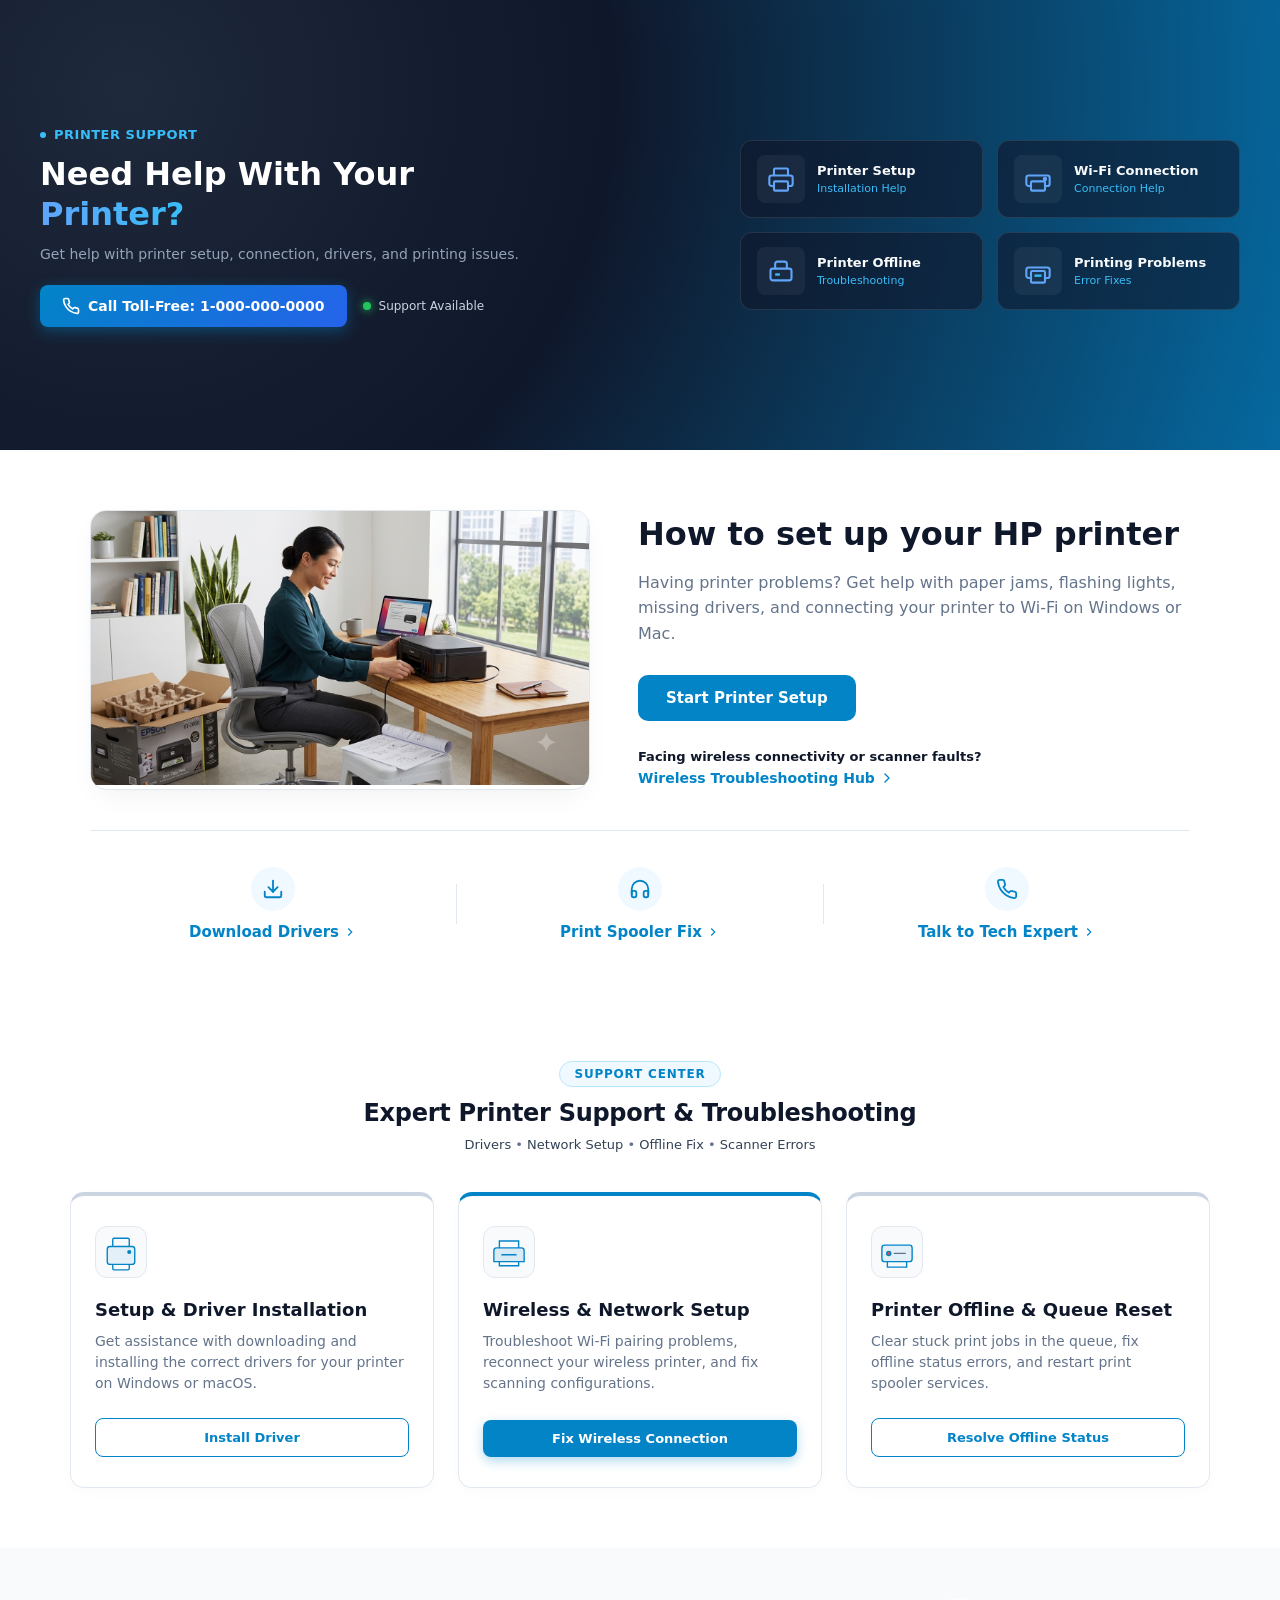
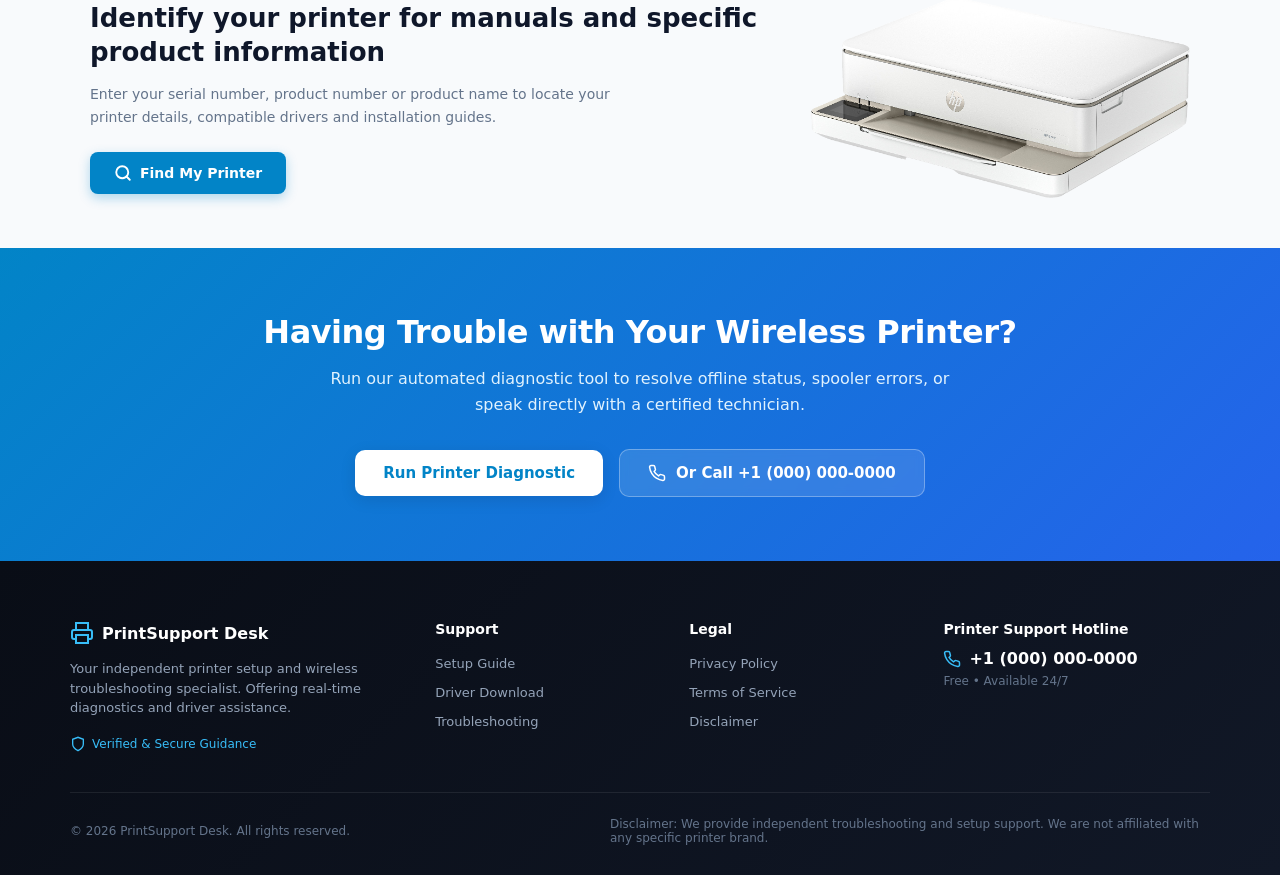
<file: printers/index.html>
<!doctype html>
<html lang="en">
<head>
  <meta charset="utf-8">
  <meta name="viewport" content="width=device-width, initial-scale=1">
  <meta name="theme-color" content="#0757a4">
  <meta name="description" content="Get help with HP printer setup, wireless connections, drivers, and print quality. Find guidance for popular HP Envy, OfficeJet, DeskJet, and LaserJet printers.">
  <meta name="robots" content="index, follow">
  <meta property="og:type" content="website">
  <meta property="og:title" content="HP Printer Support and Setup Help">
  <meta property="og:description" content="Find printer setup, Wi-Fi, driver, and print-quality help for popular HP printer families.">
  <title>HP Printer Support and Setup Help</title>
  <link rel="stylesheet" href="../styles/printers.css">
   <link rel="stylesheet" href="../styles/common.css">
  <link rel="preconnect" href="https://fonts.googleapis.com">
  <link rel="preconnect" href="https://fonts.gstatic.com" crossorigin>
  <link href="https://fonts.googleapis.com/css2?family=DM+Sans:wght@400;500;600;700&family=Manrope:wght@400;500;600;700;800&display=swap" rel="stylesheet">
</head>
<body>
  <main>


<section class="hero-section">

  <div class="hero-wrapper">
    <!-- Left Section: Copy & Action -->
    <div class="hero-left">
      <div class="tagline">
        <span class="tag-dot"></span>
        Printer Support
      </div>

      <h1 class="main-heading">
        Need Help With Your <br>
        <span class="gradient-text">Printer?</span>
      </h1>

      <p class="sub-text">
        Get help with printer setup, connection, drivers, and printing issues.
      </p>

      <div class="cta-group">
        <a href="tel:+100000000" class="call-btn">
          <svg viewBox="0 0 24 24" width="18" height="18" fill="none" stroke="currentColor" stroke-width="2.2" stroke-linecap="round" stroke-linejoin="round">
            <path d="M22 16.92v3a2 2 0 0 1-2.18 2 19.79 19.79 0 0 1-8.63-3.07 19.5 19.5 0 0 1-6-6 19.79 19.79 0 0 1-3.07-8.67A2 2 0 0 1 4.11 2h3a2 2 0 0 1 2 1.72 12.84 12.84 0 0 0 .7 2.81 2 2 0 0 1-.45 2.11L8.09 9.91a16 16 0 0 0 6 6l1.27-1.27a2 2 0 0 1 2.11-.45 12.84 12.84 0 0 0 2.81.7A2 2 0 0 1 22 16.92z"></path>
          </svg>
          Call Toll-Free: 1-000-000-0000
        </a>
        <div class="live-indicator">
          <span class="pulse"></span>
          Support Available
        </div>
      </div>
    </div>

    <!-- Right Section: 2x2 Grid -->
    <div class="hero-right">
      <div class="grid-container">

        <div class="device-card">
          <div class="card-icon">
            <svg viewBox="0 0 24 24" width="28" height="28" fill="none" stroke="#60a5fa" stroke-width="1.8">
              <path d="M6 18H4a2 2 0 0 1-2-2v-5a2 2 0 0 1 2-2h16a2 2 0 0 1 2 2v5a2 2 0 0 1-2 2h-2"></path>
              <path d="M6 9V4a1 1 0 0 1 1-1h10a1 1 0 0 1 1 1v5"></path>
              <rect x="6" y="14" width="12" height="8" rx="1"></rect>
            </svg>
          </div>
          <div class="card-info">
            <span class="device-name">Printer Setup</span>
            <span class="device-status">Installation Help</span>
          </div>
        </div>

        <div class="device-card">
          <div class="card-icon">
            <svg viewBox="0 0 24 24" width="28" height="28" fill="none" stroke="#60a5fa" stroke-width="1.8">
              <path d="M6 18H4a2 2 0 0 1-2-2v-5a2 2 0 0 1 2-2h16a2 2 0 0 1 2 2v5a2 2 0 0 1-2 2h-2"></path>
              <rect x="6" y="14" width="12" height="8" rx="1"></rect>
              <circle cx="18" cy="12" r="1" fill="#60a5fa"></circle>
            </svg>
          </div>
          <div class="card-info">
            <span class="device-name">Wi-Fi Connection</span>
            <span class="device-status">Connection Help</span>
          </div>
        </div>

        <div class="device-card">
          <div class="card-icon">
            <svg viewBox="0 0 24 24" width="28" height="28" fill="none" stroke="#60a5fa" stroke-width="1.8">
              <rect x="3" y="10" width="18" height="10" rx="2"></rect>
              <path d="M7 10V6a2 2 0 0 1 2-2h6a2 2 0 0 1 2 2v4"></path>
              <line x1="7" y1="15" x2="11" y2="15" stroke="#38bdf8" stroke-width="2"></line>
            </svg>
          </div>
          <div class="card-info">
            <span class="device-name">Printer Offline</span>
            <span class="device-status">Troubleshooting</span>
          </div>
        </div>

        <div class="device-card">
          <div class="card-icon">
            <svg viewBox="0 0 24 24" width="28" height="28" fill="none" stroke="#60a5fa" stroke-width="1.8">
              <path d="M6 18H4a2 2 0 0 1-2-2v-5a2 2 0 0 1 2-2h16a2 2 0 0 1 2 2v5a2 2 0 0 1-2 2h-2"></path>
              <rect x="6" y="12" width="12" height="10" rx="1"></rect>
              <line x1="9" y1="16" x2="15" y2="16" stroke="#38bdf8" stroke-width="2"></line>
            </svg>
          </div>
          <div class="card-info">
            <span class="device-name">Printing Problems</span>
            <span class="device-status">Error Fixes</span>
          </div>
        </div>

      </div>
    </div>
  </div>
</section>









<section class="setup-guide-section">

  <div class="setup-container">
    <!-- Top Block: Image + Setup Content -->
    <div class="setup-card">
      <!-- Left Image Column -->
      <div class="setup-image-column">
        <div class="image-wrapper">
          <img
            src="../images/hp-printer-setup-image.png"
            alt="HP printer setup assistance"
            width="500"
            height="320"
            style="width: 100%; height: 100%; object-fit: cover;"
          >
        </div>
      </div>

      <!-- Right Content Column -->
      <div class="setup-content-column">
        <h2 class="setup-heading">How to set up your HP printer</h2>
        <p class="setup-description">
          Having printer problems? Get help with paper jams, flashing lights, missing drivers, and connecting your printer to Wi-Fi on Windows or Mac.
        </p>

        <a href="/printers/hp/" class="primary-setup-btn">
          Start Printer Setup
        </a>

        <div class="secondary-option">
          <span class="option-label">Facing wireless connectivity or scanner faults?</span>
          <a href="/printers/hp/" class="option-link">
            Wireless Troubleshooting Hub
            <svg viewBox="0 0 24 24" width="16" height="16" fill="none" stroke="currentColor" stroke-width="2" stroke-linecap="round" stroke-linejoin="round">
              <polyline points="9 18 15 12 9 6"></polyline>
            </svg>
          </a>
        </div>
      </div>
    </div>

    <!-- Bottom Block: 3-Column Support Bar -->
    <div class="support-bar">
      <a href="/printers/hp/" class="support-item">
        <div class="icon-box">
          <svg viewBox="0 0 24 24" width="22" height="22" fill="none" stroke="currentColor" stroke-width="2" stroke-linecap="round" stroke-linejoin="round">
            <path d="M21 15v4a2 2 0 0 1-2 2H5a2 2 0 0 1-2-2v-4"></path>
            <polyline points="7 10 12 15 17 10"></polyline>
            <line x1="12" y1="15" x2="12" y2="3"></line>
          </svg>
        </div>
        <span class="item-title">
          Download Drivers
          <svg class="chevron" viewBox="0 0 24 24" width="14" height="14" fill="none" stroke="currentColor" stroke-width="2">
            <polyline points="9 18 15 12 9 6"></polyline>
          </svg>
        </span>
      </a>

      <div class="divider"></div>

      <a href="/printers/hp/" class="support-item">
        <div class="icon-box">
          <svg viewBox="0 0 24 24" width="22" height="22" fill="none" stroke="currentColor" stroke-width="2" stroke-linecap="round" stroke-linejoin="round">
            <path d="M3 18v-6a9 9 0 0 1 18 0v6"></path>
            <path d="M21 19a2 2 0 0 1-2 2h-1a2 2 0 0 1-2-2v-3a2 2 0 0 1 2-2h3zM3 19a2 2 0 0 0 2 2h1a2 2 0 0 0 2-2v-3a2 2 0 0 0-2-2H3z"></path>
          </svg>
        </div>
        <span class="item-title">
          Print Spooler Fix
          <svg class="chevron" viewBox="0 0 24 24" width="14" height="14" fill="none" stroke="currentColor" stroke-width="2">
            <polyline points="9 18 15 12 9 6"></polyline>
          </svg>
        </span>
      </a>

      <div class="divider"></div>

      <a href="tel:+10000000000" class="support-item">
        <div class="icon-box">
          <svg viewBox="0 0 24 24" width="22" height="22" fill="none" stroke="currentColor" stroke-width="2" stroke-linecap="round" stroke-linejoin="round">
            <path d="M22 16.92v3a2 2 0 0 1-2.18 2 19.79 19.79 0 0 1-8.63-3.07 19.5 19.5 0 0 1-6-6 19.79 19.79 0 0 1-3.07-8.67A2 2 0 0 1 4.11 2h3a2 2 0 0 1 2 1.72 12.84 12.84 0 0 0 .7 2.81 2 2 0 0 1-.45 2.11L8.09 9.91a16 16 0 0 0 6 6l1.27-1.27a2 2 0 0 1 2.11-.45 12.84 12.84 0 0 0 2.81.7A2 2 0 0 1 22 16.92z"></path>
          </svg>
        </div>
        <span class="item-title">
          Talk to Tech Expert
          <svg class="chevron" viewBox="0 0 24 24" width="14" height="14" fill="none" stroke="currentColor" stroke-width="2">
            <polyline points="9 18 15 12 9 6"></polyline>
          </svg>
        </span>
      </a>
    </div>
  </div>
</section>








<section class="printer-solutions-section">

  <div class="solutions-container">
    <!-- Section Top Header with Simple Heading -->
    <div class="header-block">
      <span class="category-badge">Support Center</span>
      <h2 class="main-title">Expert Printer Support & Troubleshooting</h2>
      <p class="breadcrumbs">
        <span>Drivers</span> &bull; 
        <span>Network Setup</span> &bull; 
        <span>Offline Fix</span> &bull; 
        <span>Scanner Errors</span>
      </p>
    </div>

    <!-- 3 Card Grid -->
    <div class="solution-cards-grid">
      
      <!-- Solution Card 1 -->
      <article class="solution-card">
        <div class="icon-wrapper">
          <svg viewBox="0 0 64 64" width="44" height="44" fill="none" stroke="currentColor" stroke-width="2">
            <rect x="12" y="24" width="40" height="26" rx="4" fill="rgba(2, 132, 199, 0.08)"/>
            <path d="M20 24V14a2 2 0 0 1 2-2h20a2 2 0 0 1 2 2v10"/>
            <path d="M20 50v6a2 2 0 0 0 2 2h20a2 2 0 0 0 2-2v-6"/>
            <circle cx="44" cy="32" r="2" fill="#0284c7"/>
          </svg>
        </div>
        <div class="card-content">
          <h3 class="card-title">Setup & Driver Installation</h3>
          <p class="card-text">
            Get assistance with downloading and installing the correct drivers for your printer on Windows or macOS.
          </p>
        </div>
        <a href="/printers/hp/" class="action-btn">Install Driver</a>
      </article>

      <!-- Solution Card 2 (Featured with different top border accent) -->
      <article class="solution-card featured">
        <div class="icon-wrapper">
          <svg viewBox="0 0 64 64" width="44" height="44" fill="none" stroke="currentColor" stroke-width="2">
            <path d="M14 26h36a4 4 0 0 1 4 4v16H10V30a4 4 0 0 1 4-4z" fill="rgba(2, 132, 199, 0.12)"/>
            <path d="M18 26V16h28v10"/>
            <path d="M18 46v6h28v-6"/>
            <path d="M22 36h20" stroke="#0284c7" stroke-width="2.5" stroke-linecap="round"/>
          </svg>
        </div>
        <div class="card-content">
          <h3 class="card-title">Wireless & Network Setup</h3>
          <p class="card-text">
            Troubleshoot Wi-Fi pairing problems, reconnect your wireless printer, and fix scanning configurations.
          </p>
        </div>
        <a href="/printers/hp/" class="action-btn highlight">Fix Wireless Connection</a>
      </article>

      <!-- Solution Card 3 -->
      <article class="solution-card">
        <div class="icon-wrapper">
          <svg viewBox="0 0 64 64" width="44" height="44" fill="none" stroke="currentColor" stroke-width="2">
            <rect x="10" y="22" width="44" height="24" rx="4" fill="rgba(2, 132, 199, 0.08)"/>
            <path d="M18 46v8h28v-8"/>
            <circle cx="20" cy="34" r="3" fill="#ef4444"/>
            <line x1="28" y1="34" x2="44" y2="34" stroke="#64748b" stroke-linecap="round"/>
          </svg>
        </div>
        <div class="card-content">
          <h3 class="card-title">Printer Offline & Queue Reset</h3>
          <p class="card-text">
            Clear stuck print jobs in the queue, fix offline status errors, and restart print spooler services.
          </p>
        </div>
        <a href="/printers/hp/" class="action-btn">Resolve Offline Status</a>
      </article>

    </div>
  </div>
</section>














<section class="printer-id-section">

  <div class="printer-id-container">
    <!-- Left Text Block -->
    <div class="printer-id-content">
      <h2 class="printer-id-title">Identify your printer for manuals and specific product information</h2>
      <p class="printer-id-description">
        Enter your serial number, product number or product name to locate your printer details, compatible drivers and installation guides.
      </p>
      
      <a href="/printers/hp/" class="printer-id-btn">
        <svg viewBox="0 0 24 24" width="18" height="18" fill="none" stroke="currentColor" stroke-width="2.5" stroke-linecap="round" stroke-linejoin="round">
          <circle cx="11" cy="11" r="8"></circle>
          <line x1="21" y1="21" x2="16.65" y2="16.65"></line>
        </svg>
        Find My Printer
      </a>
    </div>

    <!-- Right Image Block (Replace 'path/to/your-printer-image.png' with your actual image file path) -->
    <div class="printer-id-image-wrapper">
      <img src="../images/hp_envy_printer_buttom.png" alt="Printer Product Image" class="printer-id-img" />
    </div>
  </div>
</section>




<section class="support-banner-section">
  <div class="support-banner-container">
    <h2 class="banner-title">Having Trouble with Your Wireless Printer?</h2>
    <p class="banner-description">
      Run our automated diagnostic tool to resolve offline status, spooler errors, or speak directly with a certified technician.
    </p>

    <div class="banner-cta-group">
      <a href="/printers/hp/" class="banner-btn primary">
        Run Printer Diagnostic
      </a>
      <a href="tel:+10000000000" class="banner-btn secondary">
        <svg viewBox="0 0 24 24" width="18" height="18" fill="none" stroke="currentColor" stroke-width="2" stroke-linecap="round" stroke-linejoin="round">
          <path d="M22 16.92v3a2 2 0 0 1-2.18 2 19.79 19.79 0 0 1-8.63-3.07 19.5 19.5 0 0 1-6-6 19.79 19.79 0 0 1-3.07-8.67A2 2 0 0 1 4.11 2h3a2 2 0 0 1 2 1.72 12.84 12.84 0 0 0 .7 2.81 2 2 0 0 1-.45 2.11L8.09 9.91a16 16 0 0 0 6 6l1.27-1.27a2 2 0 0 1 2.11-.45 12.84 12.84 0 0 0 2.81.7A2 2 0 0 1 22 16.92z"></path>
        </svg>
        Or Call +1 (000) 000-0000
      </a>
    </div>
  </div>
</section>

















<footer class="footer-section">
  <div class="footer-container">
    <div class="footer-top">
      <!-- Left Info Column -->
      <div class="footer-brand-col">
        <div class="footer-logo">
          <svg viewBox="0 0 24 24" width="24" height="24" fill="none" stroke="currentColor" stroke-width="2">
            <polyline points="6 9 6 2 18 2 18 9"></polyline>
            <path d="M6 18H4a2 2 0 0 1-2-2v-5a2 2 0 0 1 2-2h16a2 2 0 0 1 2 2v5a2 2 0 0 1-2 2h-2"></path>
            <rect x="6" y="14" width="12" height="8"></rect>
          </svg>
          <span>PrintSupport Desk</span>
        </div>
        <p class="footer-desc">
          Your independent printer setup and wireless troubleshooting specialist. Offering real-time diagnostics and driver assistance.
        </p>
        <div class="secure-badge">
          <svg viewBox="0 0 24 24" width="16" height="16" fill="none" stroke="currentColor" stroke-width="2"><path d="M12 22s8-4 8-10V5l-8-3-8 3v7c0 6 8 10 8 10z"></path></svg>
          <span>Verified & Secure Guidance</span>
        </div>
      </div>

      <!-- Quick Links -->
      <div class="footer-nav-col">
        <h4>Support</h4>
        <ul>
          <li><a href="/printers/hp/">Setup Guide</a></li>
          <li><a href="/printers/hp/">Driver Download</a></li>
          <li><a href="/printers/hp/">Troubleshooting</a></li>
        </ul>
      </div>

      <!-- Legal Links -->
      <div class="footer-nav-col">
        <h4>Legal</h4>
        <ul>
          <li><a href="#privacy">Privacy Policy</a></li>
          <li><a href="#terms">Terms of Service</a></li>
          <li><a href="#disclaimer">Disclaimer</a></li>
        </ul>
      </div>

      <!-- Hotline Column -->
      <div class="footer-hotline-col">
        <h4>Printer Support Hotline</h4>
        <a href="tel:+10000000000" class="hotline-number">
          <svg viewBox="0 0 24 24" width="18" height="18" fill="none" stroke="currentColor" stroke-width="2"><path d="M22 16.92v3a2 2 0 0 1-2.18 2 19.79 19.79 0 0 1-8.63-3.07 19.5 19.5 0 0 1-6-6 19.79 19.79 0 0 1-3.07-8.67A2 2 0 0 1 4.11 2h3a2 2 0 0 1 2 1.72 12.84 12.84 0 0 0 .7 2.81 2 2 0 0 1-.45 2.11L8.09 9.91a16 16 0 0 0 6 6l1.27-1.27a2 2 0 0 1 2.11-.45 12.84 12.84 0 0 0 2.81.7A2 2 0 0 1 22 16.92z"></path></svg>
          +1 (000) 000-0000
        </a>
        <span class="hotline-sub">Free • Available 24/7</span>
      </div>
    </div>

    <div class="footer-divider"></div>

    <!-- Bottom Copyright & Disclaimer -->
    <div class="footer-bottom">
      <p>&copy; 2026 PrintSupport Desk. All rights reserved.</p>
      <p class="disclaimer-text">
        Disclaimer: We provide independent troubleshooting and setup support. We are not affiliated with any specific printer brand.
      </p>
    </div>
  </div>
</footer>







  </main>
</body>
</html>
</file>
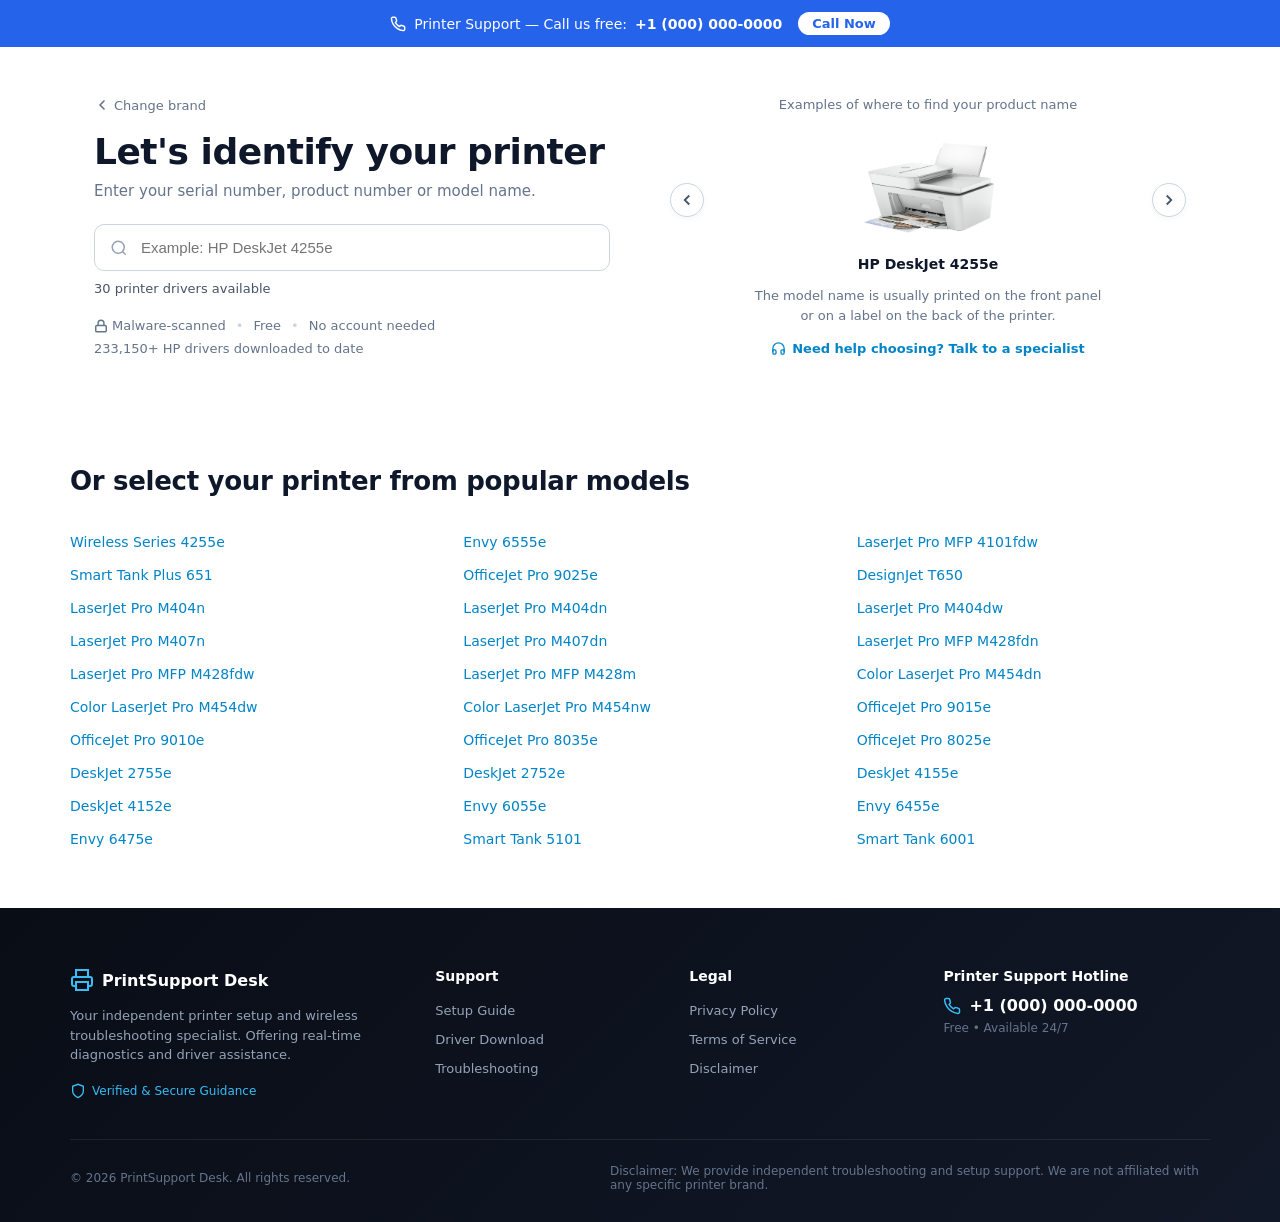
<file: printers/hp/index.html>
<!DOCTYPE html>
<html lang="en">
<head>
     <meta charset="utf-8">
  <meta name="viewport" content="width=device-width, initial-scale=1">
  <meta name="theme-color" content="#0757a4">
  <meta name="description" content="Get help with HP printer setup, wireless connections, drivers, and print quality. Find guidance for popular HP Envy, OfficeJet, DeskJet, and LaserJet printers.">
  <meta name="robots" content="index, follow">
  <meta property="og:type" content="website">
  <meta property="og:title" content="HP Printer Support and Setup Help">
  <meta property="og:description" content="Find printer setup, Wi-Fi, driver, and print-quality help for popular HP printer families.">
  <title>HP Printer Support and Setup Help</title>
<link rel="stylesheet" href="../../styles/common.css">
<link rel="stylesheet" href="../../styles/hp.css">
  <link rel="preconnect" href="https://fonts.googleapis.com">
  <link rel="preconnect" href="https://fonts.gstatic.com" crossorigin>
  <link href="https://fonts.googleapis.com/css2?family=DM+Sans:wght@400;500;600;700&family=Manrope:wght@400;500;600;700;800&display=swap" rel="stylesheet">
</head>
<body>
    





<section class="printer-lookup-section">

  <!-- Top Blue Helpline Bar -->
  <div class="top-helpline-bar">
    <div class="helpline-content">
      <span class="helpline-text">
        <svg viewBox="0 0 24 24" width="16" height="16" fill="none" stroke="currentColor" stroke-width="2.2" stroke-linecap="round" stroke-linejoin="round"><path d="M22 16.92v3a2 2 0 0 1-2.18 2 19.79 19.79 0 0 1-8.63-3.07 19.5 19.5 0 0 1-6-6 19.79 19.79 0 0 1-3.07-8.67A2 2 0 0 1 4.11 2h3a2 2 0 0 1 2 1.72 12.84 12.84 0 0 0 .7 2.81 2 2 0 0 1-.45 2.11L8.09 9.91a16 16 0 0 0 6 6l1.27-1.27a2 2 0 0 1 2.11-.45 12.84 12.84 0 0 0 2.81.7A2 2 0 0 1 22 16.92z"></path></svg>
        Printer Support &mdash; Call us free: <strong>+1 (000) 000-0000</strong>
      </span>
      <a href="tel:+18559478895" class="call-now-pill">Call Now</a>
    </div>
  </div>

  <!-- Main Body Content -->
  <div class="lookup-body-container">
    <div class="lookup-grid">
      
      <!-- Left Column: Search & Details -->
      <div class="lookup-left">
        <a href="../index.html" class="back-link">
          <svg viewBox="0 0 24 24" width="16" height="16" fill="none" stroke="currentColor" stroke-width="2.5" stroke-linecap="round" stroke-linejoin="round"><polyline points="15 18 9 12 15 6"></polyline></svg>
          Change brand
        </a>

        <h1 class="lookup-title">Let's identify your printer</h1>
        <p class="lookup-subtitle">Enter your serial number, product number or model name.</p>

        <div class="search-box-wrapper">
          <span class="search-icon">
            <svg viewBox="0 0 24 24" width="18" height="18" fill="none" stroke="currentColor" stroke-width="2"><circle cx="11" cy="11" r="8"></circle><line x1="21" y1="21" x2="16.65" y2="16.65"></line></svg>
          </span>
          <input
            type="text"
            id="printer-model-search"
            class="search-input"
            placeholder="Example: HP DeskJet 4255e"
            aria-label="Search printer model"
            role="combobox"
            aria-autocomplete="list"
            aria-controls="printer-model-suggestions"
            aria-expanded="false"
            autocomplete="off"
          />
          <button type="button" class="search-clear" aria-label="Clear printer search" hidden>&times;</button>
          <ul class="model-suggestions" id="printer-model-suggestions" role="listbox" aria-label="Printer model suggestions" hidden></ul>
        </div>

        <span class="drivers-count">30 printer drivers available</span>

        <div class="features-row">
          <span><svg viewBox="0 0 24 24" width="14" height="14" fill="none" stroke="currentColor" stroke-width="2.5"><rect x="3" y="11" width="18" height="11" rx="2" ry="2"></rect><path d="M7 11V7a5 5 0 0 1 10 0v4"></path></svg> Malware-scanned</span>
          <span class="dot">&bull;</span>
          <span>Free</span>
          <span class="dot">&bull;</span>
          <span>No account needed</span>
        </div>

        <p class="download-stats">233,150+ HP drivers downloaded to date</p>
      </div>

      <!-- Right Column: Carousel with Image Tags -->
      <div class="lookup-right">
        <span class="carousel-caption-top">Examples of where to find your product name</span>

        <div class="carousel-wrapper">
          <button class="carousel-btn prev-btn" aria-label="Previous slide">
            <svg viewBox="0 0 24 24" width="18" height="18" fill="none" stroke="currentColor" stroke-width="2.5"><polyline points="15 18 9 12 15 6"></polyline></svg>
          </button>

          <div class="carousel-slides-container">
            <!-- Slide 1 -->
            <div class="carousel-slide active">
              <div class="slide-image-box">
                <!-- Replace src with your first printer image path -->
                <img src="../../images/slide-1.jpg" alt="HP DeskJet 4255e" class="carousel-img" />
              </div>
              <span class="slide-model-name">HP DeskJet 4255e</span>
            </div>

            <!-- Slide 2 -->
            <div class="carousel-slide">
              <div class="slide-image-box">
                <!-- Replace src with your second printer image path -->
                <img src="../../images/slide-2.jpg" alt="HP OfficeJet Pro 9015e" class="carousel-img" />
              </div>
              <span class="slide-model-name">HP LaserJet Pro MFP 4101fdw</span>
            </div>

            <!-- Slide 3 -->
            <div class="carousel-slide">
              <div class="slide-image-box">
                <!-- Replace src with your third printer image path -->
                <img src="../../images/slide-3.jpg" alt="HP Envy 6055e" class="carousel-img" />
              </div>
              <span class="slide-model-name">HP Envy 6055e</span>
            </div>
          </div>

          <button class="carousel-btn next-btn" aria-label="Next slide">
            <svg viewBox="0 0 24 24" width="18" height="18" fill="none" stroke="currentColor" stroke-width="2.5"><polyline points="9 18 15 12 9 6"></polyline></svg>
          </button>
        </div>

        <p class="model-location-tip">The model name is usually printed on the front panel or on a label on the back of the printer.</p>

        <a href="#specialist" class="specialist-link">
          <svg viewBox="0 0 24 24" width="15" height="15" fill="none" stroke="currentColor" stroke-width="2"><path d="M3 18v-6a9 9 0 0 1 18 0v6"></path><path d="M21 19a2 2 0 0 1-2 2h-1a2 2 0 0 1-2-2v-3a2 2 0 0 1 2-2h3zM3 19a2 2 0 0 0 2 2h1a2 2 0 0 0 2-2v-3a2 2 0 0 0-2-2H3z"></path></svg>
          Need help choosing? Talk to a specialist
        </a>
      </div>

    </div>
  </div>

</section>









<section class="popular-models-section">
  <div class="popular-container">
    <h2 class="popular-title">Or select your printer from popular models</h2>

    <div class="models-grid">
      <!-- Column 1 -->
      <ul class="models-list">
        <li><a href="#model-1">Wireless Series 4255e</a></li>
        <li><a href="#model-2">Smart Tank Plus 651</a></li>
        <li><a href="#model-3">LaserJet Pro M404n</a></li>
        <li><a href="#model-4">LaserJet Pro M407n</a></li>
        <li><a href="#model-5">LaserJet Pro MFP M428fdw</a></li>
        <li><a href="#model-6">Color LaserJet Pro M454dw</a></li>
        <li><a href="#model-7">OfficeJet Pro 9010e</a></li>
        <li><a href="#model-8">DeskJet 2755e</a></li>
        <li><a href="#model-9">DeskJet 4152e</a></li>
        <li><a href="#model-10">Envy 6475e</a></li>
      </ul>

      <!-- Column 2 -->
      <ul class="models-list">
        <li><a href="#model-11">Envy 6555e</a></li>
        <li><a href="#model-12">OfficeJet Pro 9025e</a></li>
        <li><a href="#model-13">LaserJet Pro M404dn</a></li>
        <li><a href="#model-14">LaserJet Pro M407dn</a></li>
        <li><a href="#model-15">LaserJet Pro MFP M428m</a></li>
        <li><a href="#model-16">Color LaserJet Pro M454nw</a></li>
        <li><a href="#model-17">OfficeJet Pro 8035e</a></li>
        <li><a href="#model-18">DeskJet 2752e</a></li>
        <li><a href="#model-19">Envy 6055e</a></li>
        <li><a href="#model-20">Smart Tank 5101</a></li>
      </ul>

      <!-- Column 3 -->
      <ul class="models-list">
        <li><a href="#model-21">LaserJet Pro MFP 4101fdw</a></li>
        <li><a href="#model-22">DesignJet T650</a></li>
        <li><a href="#model-23">LaserJet Pro M404dw</a></li>
        <li><a href="#model-24">LaserJet Pro MFP M428fdn</a></li>
        <li><a href="#model-25">Color LaserJet Pro M454dn</a></li>
        <li><a href="#model-26">OfficeJet Pro 9015e</a></li>
        <li><a href="#model-27">OfficeJet Pro 8025e</a></li>
        <li><a href="#model-28">DeskJet 4155e</a></li>
        <li><a href="#model-29">Envy 6455e</a></li>
        <li><a href="#model-30">Smart Tank 6001</a></li>
      </ul>
    </div>
  </div>
</section>



























<footer class="footer-section">
  <div class="footer-container">
    <div class="footer-top">
      <!-- Left Info Column -->
      <div class="footer-brand-col">
        <div class="footer-logo">
          <svg viewBox="0 0 24 24" width="24" height="24" fill="none" stroke="currentColor" stroke-width="2">
            <polyline points="6 9 6 2 18 2 18 9"></polyline>
            <path d="M6 18H4a2 2 0 0 1-2-2v-5a2 2 0 0 1 2-2h16a2 2 0 0 1 2 2v5a2 2 0 0 1-2 2h-2"></path>
            <rect x="6" y="14" width="12" height="8"></rect>
          </svg>
          <span>PrintSupport Desk</span>
        </div>
        <p class="footer-desc">
          Your independent printer setup and wireless troubleshooting specialist. Offering real-time diagnostics and driver assistance.
        </p>
        <div class="secure-badge">
          <svg viewBox="0 0 24 24" width="16" height="16" fill="none" stroke="currentColor" stroke-width="2"><path d="M12 22s8-4 8-10V5l-8-3-8 3v7c0 6 8 10 8 10z"></path></svg>
          <span>Verified & Secure Guidance</span>
        </div>
      </div>

      <!-- Quick Links -->
      <div class="footer-nav-col">
        <h4>Support</h4>
        <ul>
          <li><a href="/printers/hp/">Setup Guide</a></li>
          <li><a href="/printers/hp/">Driver Download</a></li>
          <li><a href="/printers/hp/">Troubleshooting</a></li>
        </ul>
      </div>

      <!-- Legal Links -->
      <div class="footer-nav-col">
        <h4>Legal</h4>
        <ul>
          <li><a href="#privacy">Privacy Policy</a></li>
          <li><a href="#terms">Terms of Service</a></li>
          <li><a href="#disclaimer">Disclaimer</a></li>
        </ul>
      </div>

      <!-- Hotline Column -->
      <div class="footer-hotline-col">
        <h4>Printer Support Hotline</h4>
        <a href="tel:+10000000000" class="hotline-number">
          <svg viewBox="0 0 24 24" width="18" height="18" fill="none" stroke="currentColor" stroke-width="2"><path d="M22 16.92v3a2 2 0 0 1-2.18 2 19.79 19.79 0 0 1-8.63-3.07 19.5 19.5 0 0 1-6-6 19.79 19.79 0 0 1-3.07-8.67A2 2 0 0 1 4.11 2h3a2 2 0 0 1 2 1.72 12.84 12.84 0 0 0 .7 2.81 2 2 0 0 1-.45 2.11L8.09 9.91a16 16 0 0 0 6 6l1.27-1.27a2 2 0 0 1 2.11-.45 12.84 12.84 0 0 0 2.81.7A2 2 0 0 1 22 16.92z"></path></svg>
          +1 (000) 000-0000
        </a>
        <span class="hotline-sub">Free • Available 24/7</span>
      </div>
    </div>

    <div class="footer-divider"></div>

    <!-- Bottom Copyright & Disclaimer -->
    <div class="footer-bottom">
      <p>&copy; 2026 PrintSupport Desk. All rights reserved.</p>
      <p class="disclaimer-text">
        Disclaimer: We provide independent troubleshooting and setup support. We are not affiliated with any specific printer brand.
      </p>
    </div>
  </div>
</footer>










  <!-- Carousel Script -->
  <script>
    const modelSearch = document.querySelector('#printer-model-search');
    const popularModelLinks = document.querySelectorAll('.popular-models-section .models-list a');
    const suggestionsList = document.querySelector('#printer-model-suggestions');
    const clearSearchButton = document.querySelector('.search-clear');
    const printerModels = Array.from(popularModelLinks, (link) => link.textContent.trim()).filter(Boolean);
    let activeSuggestionIndex = -1;

    function closeSuggestions() {
      suggestionsList.hidden = true;
      modelSearch.setAttribute('aria-expanded', 'false');
      modelSearch.removeAttribute('aria-activedescendant');
      activeSuggestionIndex = -1;
    }

    function selectModel(modelName) {
      modelSearch.value = modelName;
      clearSearchButton.hidden = false;
      closeSuggestions();
      modelSearch.focus();
    }

    function setActiveSuggestion(index) {
      const options = suggestionsList.querySelectorAll('[role="option"]');
      if (!options.length) return;

      activeSuggestionIndex = (index + options.length) % options.length;
      options.forEach((option, optionIndex) => {
        const isActive = optionIndex === activeSuggestionIndex;
        option.setAttribute('aria-selected', String(isActive));
        option.classList.toggle('is-active', isActive);
      });

      modelSearch.setAttribute('aria-activedescendant', options[activeSuggestionIndex].id);
      options[activeSuggestionIndex].scrollIntoView({ block: 'nearest' });
    }

    function renderSuggestions() {
      const query = modelSearch.value.trim().toLocaleLowerCase();
      clearSearchButton.hidden = query.length === 0;
      suggestionsList.replaceChildren();
      activeSuggestionIndex = -1;

      if (!query) {
        closeSuggestions();
        return;
      }

      const matches = printerModels
        .filter((modelName) => modelName.toLocaleLowerCase().includes(query))
        .slice(0, 5);

      if (!matches.length) {
        closeSuggestions();
        return;
      }

      matches.forEach((modelName, index) => {
        const option = document.createElement('li');
        option.id = `printer-model-option-${index}`;
        option.className = 'model-suggestion';
        option.setAttribute('role', 'option');
        option.setAttribute('aria-selected', 'false');
        option.textContent = `HP ${modelName}`;
        option.addEventListener('mousedown', (event) => event.preventDefault());
        option.addEventListener('click', () => selectModel(`HP ${modelName}`));
        suggestionsList.append(option);
      });

      suggestionsList.hidden = false;
      modelSearch.setAttribute('aria-expanded', 'true');
    }

    modelSearch.addEventListener('input', renderSuggestions);
    modelSearch.addEventListener('keydown', (event) => {
      const options = suggestionsList.querySelectorAll('[role="option"]');

      if (event.key === 'ArrowDown' && options.length) {
        event.preventDefault();
        setActiveSuggestion(activeSuggestionIndex + 1);
      } else if (event.key === 'ArrowUp' && options.length) {
        event.preventDefault();
        setActiveSuggestion(activeSuggestionIndex - 1);
      } else if (event.key === 'Enter' && activeSuggestionIndex >= 0) {
        event.preventDefault();
        options[activeSuggestionIndex].click();
      } else if (event.key === 'Escape') {
        closeSuggestions();
      }
    });

    clearSearchButton.addEventListener('click', () => {
      modelSearch.value = '';
      clearSearchButton.hidden = true;
      closeSuggestions();
      modelSearch.focus();
    });

    document.addEventListener('click', (event) => {
      if (!event.target.closest('.search-box-wrapper')) {
        closeSuggestions();
      }
    });

    popularModelLinks.forEach((link) => {
      const modelName = link.textContent.trim();
      link.addEventListener('click', (event) => {
        event.preventDefault();
        selectModel(`HP ${modelName}`);
      });
    });

    const slides = document.querySelectorAll('.carousel-slide');
    const prevBtn = document.querySelector('.prev-btn');
    const nextBtn = document.querySelector('.next-btn');
    let currentIndex = 0;

    function showSlide(index) {
      slides.forEach((slide, i) => {
        slide.classList.toggle('active', i === index);
      });
    }

    nextBtn.addEventListener('click', () => {
      currentIndex = (currentIndex + 1) % slides.length;
      showSlide(currentIndex);
    });

    prevBtn.addEventListener('click', () => {
      currentIndex = (currentIndex - 1 + slides.length) % slides.length;
      showSlide(currentIndex);
    });
  </script>
</body>
</html>
</file>
<file: styles/printers.css>
:root {
  color-scheme: light;
  --blue: #078bd0;
  --blue-dark: #0757a4;
  --navy: #102f4b;
  --white: #fff;
  --serif: "Manrope", "DM Sans", sans-serif;
  --sans: "DM Sans", Arial, sans-serif;
}

* {
  box-sizing: border-box;
}

html,
body {
  min-width: 320px;
  min-height: 100%;
  margin: 0;
}

body {
  color: var(--navy);
  font-family: var(--sans);
  -webkit-font-smoothing: antialiased;
}








.hero-section {
  width: 100%;
  height: 50vh;
  min-height: 380px;
  background: radial-gradient(circle at 10% 20%, #1e293b 0%, #0f172a 40%, #0284c7 120%);
  font-family: system-ui, -apple-system, BlinkMacSystemFont, 'Segoe UI', Roboto, sans-serif;
  color: #ffffff;
  display: flex;
  align-items: center;
  justify-content: center;
  padding: 0 32px;
  box-sizing: border-box;
  overflow: hidden;
}

.hero-wrapper {
  max-width: 1200px;
  width: 100%;
  display: flex;
  align-items: center;
  justify-content: space-between;
  gap: 40px;
}

/* Left Section */
.hero-left {
  flex: 1;
  max-width: 540px;
}

.tagline {
  display: inline-flex;
  align-items: center;
  gap: 8px;
  font-size: 13px;
  font-weight: 600;
  color: #38bdf8;
  letter-spacing: 0.5px;
  text-transform: uppercase;
  margin-bottom: 12px;
}

.tag-dot {
  width: 6px;
  height: 6px;
  background-color: #38bdf8;
  border-radius: 50%;
}

.main-heading {
  font-size: 32px;
  line-height: 1.25;
  font-weight: 800;
  margin: 0 0 10px 0;
}

.gradient-text {
  background: linear-gradient(90deg, #60a5fa 0%, #38bdf8 100%);
  -webkit-background-clip: text;
  -webkit-text-fill-color: transparent;
}

.sub-text {
  font-size: 14px;
  line-height: 1.5;
  color: #94a3b8;
  margin: 0 0 20px 0;
}

.cta-group {
  display: flex;
  align-items: center;
  gap: 16px;
}

.call-btn {
  display: inline-flex;
  align-items: center;
  gap: 8px;
  background: linear-gradient(135deg, #0284c7 0%, #2563eb 100%);
  color: #ffffff;
  font-size: 14px;
  font-weight: 700;
  padding: 12px 22px;
  border-radius: 8px;
  text-decoration: none;
  box-shadow: 0 4px 14px rgba(2, 132, 199, 0.4);
  transition: transform 0.2s ease, box-shadow 0.2s ease;
}

.call-btn:hover {
  transform: translateY(-1px);
  box-shadow: 0 6px 20px rgba(2, 132, 199, 0.6);
}

.live-indicator {
  display: inline-flex;
  align-items: center;
  gap: 8px;
  font-size: 12px;
  color: #cbd5e1;
  font-weight: 500;
}

.pulse {
  width: 8px;
  height: 8px;
  background-color: #22c55e;
  border-radius: 50%;
  box-shadow: 0 0 8px #22c55e;
  animation: blink 1.5s infinite;
}

@keyframes blink {
  0%, 100% { opacity: 1; }
  50% { opacity: 0.3; }
}

/* Right Section Grid */
.hero-right {
  flex: 1;
  max-width: 500px;
}

.grid-container {
  display: grid;
  grid-template-columns: repeat(2, 1fr);
  gap: 14px;
}

.device-card {
  background: rgba(15, 23, 42, 0.6);
  border: 1px solid rgba(255, 255, 255, 0.1);
  border-radius: 12px;
  padding: 14px 16px;
  display: flex;
  align-items: center;
  gap: 12px;
  transition: all 0.25s ease;
}

.device-card:hover {
  background: rgba(30, 41, 59, 0.8);
  border-color: rgba(56, 189, 248, 0.4);
  transform: translateY(-2px);
}

.card-icon {
  background: rgba(255, 255, 255, 0.05);
  padding: 10px;
  border-radius: 8px;
  display: flex;
  align-items: center;
  justify-content: center;
}

.card-info {
  display: flex;
  flex-direction: column;
}

.device-name {
  font-size: 13px;
  font-weight: 700;
  color: #f8fafc;
  line-height: 1.3;
}

.device-status {
  font-size: 11px;
  color: #38bdf8;
  margin-top: 2px;
}

/* Responsive Scaling */
@media (max-width: 900px) {
  .hero-section {
    height: auto;
    min-height: auto;
    padding: 40px 20px;
  }
  .hero-wrapper {
    flex-direction: column;
    align-items: stretch;
  }
  .hero-left {
    max-width: 100%;
  }
  .hero-right {
    max-width: 100%;
  }
}

@media (max-width: 480px) {
  .grid-container {
    grid-template-columns: 1fr;
  }
  .cta-group {
    flex-direction: column;
    align-items: flex-start;
  }
}

















.setup-guide-section {
  width: 100%;
  background-color: #ffffff;
  font-family: system-ui, -apple-system, BlinkMacSystemFont, 'Segoe UI', Roboto, sans-serif;
  color: #1e293b;
  padding: 60px 24px;
  box-sizing: border-box;
}

.setup-container {
  max-width: 1100px;
  margin: 0 auto;
  display: flex;
  flex-direction: column;
  gap: 40px;
}

/* Card layout */
.setup-card {
  display: flex;
  align-items: center;
  gap: 48px;
  background-color: #ffffff;
  border-radius: 20px;
}

.setup-image-column {
  flex: 1;
  max-width: 500px;
}

.image-wrapper {
  width: 100%;
  border-radius: 16px;
  overflow: hidden;
  box-shadow: 0 10px 30px -10px rgba(0, 0, 0, 0.08);
  border: 1px solid #e2e8f0;
}

.setup-content-column {
  flex: 1.1;
  display: flex;
  flex-direction: column;
  align-items: flex-start;
}

.setup-heading {
  font-size: 32px;
  font-weight: 700;
  color: #0f172a;
  margin: 0 0 16px 0;
  line-height: 1.25;
}

.setup-description {
  font-size: 16px;
  line-height: 1.6;
  color: #64748b;
  margin: 0 0 28px 0;
}

.primary-setup-btn {
  display: inline-flex;
  align-items: center;
  justify-content: center;
  background-color: #0284c7;
  color: #ffffff;
  font-size: 15px;
  font-weight: 600;
  padding: 14px 28px;
  border-radius: 10px;
  text-decoration: none;
  transition: background-color 0.2s ease, transform 0.2s ease;
  margin-bottom: 28px;
}

.primary-setup-btn:hover {
  background-color: #0369a1;
  transform: translateY(-1px);
}

.secondary-option {
  display: flex;
  flex-direction: column;
  gap: 6px;
}

.option-label {
  font-size: 13px;
  font-weight: 600;
  color: #0f172a;
}

.option-link {
  display: inline-flex;
  align-items: center;
  gap: 4px;
  font-size: 14px;
  font-weight: 600;
  color: #0284c7;
  text-decoration: none;
  transition: color 0.2s ease;
}

.option-link:hover {
  color: #0369a1;
}

/* Bottom 3-Column Navigation */
.support-bar {
  display: flex;
  align-items: center;
  justify-content: space-between;
  border-top: 1px solid #e2e8f0;
  padding-top: 36px;
  width: 100%;
}

.support-item {
  flex: 1;
  display: flex;
  flex-direction: column;
  align-items: center;
  justify-content: center;
  gap: 12px;
  text-decoration: none;
  color: #0284c7;
  transition: transform 0.2s ease;
}

.support-item:hover {
  transform: translateY(-2px);
}

.support-item:hover .item-title {
  color: #0369a1;
}

.icon-box {
  width: 44px;
  height: 44px;
  background-color: #f0f9ff;
  border-radius: 50%;
  display: flex;
  align-items: center;
  justify-content: center;
  color: #0284c7;
}

.item-title {
  display: inline-flex;
  align-items: center;
  gap: 4px;
  font-size: 15px;
  font-weight: 600;
  color: #0284c7;
}

.divider {
  width: 1px;
  height: 40px;
  background-color: #e2e8f0;
}

/* Responsive adjustments */
@media (max-width: 850px) {
  .setup-card {
    flex-direction: column;
    align-items: stretch;
    gap: 32px;
  }
  .setup-image-column {
    max-width: 100%;
  }
  .support-bar {
    flex-direction: column;
    gap: 24px;
  }
  .divider {
    width: 100%;
    height: 1px;
  }
}
























.printer-solutions-section {
  width: 100%;
  background-color: #ffffff;
  font-family: system-ui, -apple-system, BlinkMacSystemFont, 'Segoe UI', Roboto, sans-serif;
  color: #0f172a;
  padding: 60px 24px;
  box-sizing: border-box;
}

.solutions-container {
  max-width: 1140px;
  margin: 0 auto;
}

/* Header Area */
.header-block {
  text-align: center;
  margin-bottom: 40px;
}

.category-badge {
  display: inline-block;
  background: #f0f9ff;
  color: #0284c7;
  border: 1px solid #bae6fd;
  font-size: 12px;
  font-weight: 600;
  text-transform: uppercase;
  letter-spacing: 0.8px;
  padding: 5px 14px;
  border-radius: 20px;
  margin-bottom: 12px;
}

.main-title {
  font-size: 24px;
  font-weight: 700;
  color: #0f172a;
  margin: 0 0 10px 0;
  letter-spacing: -0.3px;
}

.breadcrumbs {
  font-size: 13px;
  color: #64748b;
  margin: 0;
}

.breadcrumbs span {
  color: #334155;
  transition: color 0.2s ease;
  cursor: pointer;
}

.breadcrumbs span:hover {
  color: #0284c7;
}

/* Cards Grid */
.solution-cards-grid {
  display: grid;
  grid-template-columns: repeat(3, 1fr);
  gap: 24px;
}

.solution-card {
  background: #ffffff;
  border: 1px solid #e2e8f0;
  /* Distinct top border accent for individual styling */
  border-top: 4px solid #cbd5e1;
  border-radius: 14px;
  padding: 30px 24px;
  display: flex;
  flex-direction: column;
  align-items: flex-start;
  box-shadow: 0 4px 16px rgba(0, 0, 0, 0.02);
  transition: all 0.3s ease;
}

.solution-card:hover {
  box-shadow: 0 10px 25px rgba(0, 0, 0, 0.06);
  transform: translateY(-3px);
  border-top-color: #0284c7;
}

.solution-card.featured {
  border-top: 4px solid #0284c7;
}

.icon-wrapper {
  width: 52px;
  height: 52px;
  background: #f8fafc;
  border-radius: 12px;
  display: flex;
  align-items: center;
  justify-content: center;
  color: #0284c7;
  margin-bottom: 20px;
  border: 1px solid #e2e8f0;
}

.card-content {
  flex: 1;
  margin-bottom: 24px;
}

.card-title {
  font-size: 18px;
  font-weight: 700;
  color: #0f172a;
  margin: 0 0 10px 0;
  line-height: 1.3;
}

.card-text {
  font-size: 14px;
  line-height: 1.5;
  color: #64748b;
  margin: 0;
}

/* Buttons */
.action-btn {
  display: inline-flex;
  align-items: center;
  justify-content: center;
  width: 100%;
  background: #ffffff;
  color: #0284c7;
  border: 1px solid #0284c7;
  font-size: 13px;
  font-weight: 600;
  padding: 11px 18px;
  border-radius: 8px;
  text-decoration: none;
  box-sizing: border-box;
  transition: all 0.2s ease;
}

.action-btn:hover {
  background: #f0f9ff;
}

.action-btn.highlight {
  background: #0284c7;
  color: #ffffff;
  border: none;
  box-shadow: 0 4px 12px rgba(2, 132, 199, 0.3);
}

.action-btn.highlight:hover {
  background: #0369a1;
}

/* Responsive Styling */
@media (max-width: 960px) {
  .solution-cards-grid {
    grid-template-columns: 1fr;
  }
}


























.printer-id-section {
  width: 100%;
  background-color: #f8fafc;
  font-family: system-ui, -apple-system, BlinkMacSystemFont, 'Segoe UI', Roboto, sans-serif;
  color: #0f172a;
  padding: 50px 24px;
  box-sizing: border-box;
}

.printer-id-container {
  max-width: 1100px;
  margin: 0 auto;
  display: flex;
  align-items: center;
  justify-content: space-between;
  gap: 40px;
}

/* Left Content Area */
.printer-id-content {
  flex: 1.2;
  display: flex;
  flex-direction: column;
  align-items: flex-start;
}

.printer-id-title {
  font-size: 26px;
  font-weight: 700;
  color: #0f172a;
  margin: 0 0 14px 0;
  line-height: 1.3;
}

.printer-id-description {
  font-size: 14px;
  line-height: 1.6;
  color: #64748b;
  margin: 0 0 24px 0;
  max-width: 520px;
}

/* Button Styling */
.printer-id-btn {
  display: inline-flex;
  align-items: center;
  gap: 8px;
  background-color: #0284c7;
  color: #ffffff;
  font-size: 14px;
  font-weight: 600;
  padding: 12px 24px;
  border-radius: 8px;
  text-decoration: none;
  box-shadow: 0 4px 12px rgba(2, 132, 199, 0.3);
  transition: background-color 0.2s ease, transform 0.2s ease;
}

.printer-id-btn:hover {
  background-color: #0369a1;
  transform: translateY(-1px);
}

/* Right Image Area */
.printer-id-image-wrapper {
  flex: 0.9;
  max-width: 380px;
  display: flex;
  align-items: center;
  justify-content: center;
}

.printer-id-img {
  width: 100%;
  height: auto;
  object-fit: contain;
}

/* Responsive Breakpoints */
@media (max-width: 850px) {
  .printer-id-container {
    flex-direction: column;
    align-items: stretch;
    gap: 30px;
  }
  .printer-id-image-wrapper {
    max-width: 100%;
  }
  .printer-id-title {
    font-size: 22px;
  }
}


















.support-banner-section {
  width: 100%;
  background: linear-gradient(135deg, #0284c7 0%, #2563eb 100%);
  font-family: system-ui, -apple-system, BlinkMacSystemFont, 'Segoe UI', Roboto, sans-serif;
  color: #ffffff;
  padding: 64px 24px;
  box-sizing: border-box;
  text-align: center;
}

.support-banner-container {
  max-width: 800px;
  margin: 0 auto;
  display: flex;
  flex-direction: column;
  align-items: center;
}

.banner-title {
  font-size: 32px;
  font-weight: 800;
  margin: 0 0 14px 0;
  letter-spacing: -0.5px;
  line-height: 1.25;
}

.banner-description {
  font-size: 16px;
  line-height: 1.6;
  color: #e0f2fe;
  margin: 0 0 32px 0;
  max-width: 640px;
}

.banner-cta-group {
  display: flex;
  align-items: center;
  justify-content: center;
  gap: 16px;
  flex-wrap: wrap;
}

.banner-btn {
  display: inline-flex;
  align-items: center;
  gap: 10px;
  font-size: 15px;
  font-weight: 600;
  padding: 14px 28px;
  border-radius: 10px;
  text-decoration: none;
  transition: transform 0.2s ease, background-color 0.2s ease;
  box-sizing: border-box;
}

.banner-btn.primary {
  background-color: #ffffff;
  color: #0284c7;
  box-shadow: 0 4px 16px rgba(0, 0, 0, 0.1);
}

.banner-btn.primary:hover {
  background-color: #f8fafc;
  transform: translateY(-1px);
}

.banner-btn.secondary {
  background: rgba(255, 255, 255, 0.12);
  border: 1px solid rgba(255, 255, 255, 0.3);
  color: #ffffff;
  backdrop-filter: blur(4px);
}

.banner-btn.secondary:hover {
  background: rgba(255, 255, 255, 0.2);
  transform: translateY(-1px);
}

/* Responsive Scaling */
@media (max-width: 640px) {
  .support-banner-section {
    padding: 48px 16px;
  }
  .banner-title {
    font-size: 26px;
  }
  .banner-cta-group {
    flex-direction: column;
    width: 100%;
  }
  .banner-btn {
    width: 100%;
    justify-content: center;
  }
}
</file>
<file: styles/common.css>
.footer-section {
  width: 100%;
  background: linear-gradient(135deg, #090d16 0%, #111827 100%);
  font-family: system-ui, -apple-system, BlinkMacSystemFont, 'Segoe UI', Roboto, sans-serif;
  color: #94a3b8;
  padding: 60px 24px 30px 24px;
  box-sizing: border-box;
}

.footer-container {
  max-width: 1140px;
  margin: 0 auto;
}

.footer-top {
  display: grid;
  grid-template-columns: 1.5fr 1fr 1fr 1.2fr;
  gap: 32px;
  margin-bottom: 40px;
}

/* Brand Column */
.footer-brand-col {
  display: flex;
  flex-direction: column;
  gap: 14px;
}

.footer-logo {
  display: flex;
  align-items: center;
  gap: 8px;
  color: #ffffff;
  font-size: 16px;
  font-weight: 700;
}

.footer-logo svg {
  color: #38bdf8;
}

.footer-desc {
  font-size: 13px;
  line-height: 1.5;
  color: #94a3b8;
  margin: 0;
}

.secure-badge {
  display: inline-flex;
  align-items: center;
  gap: 6px;
  font-size: 12px;
  color: #38bdf8;
  margin-top: 4px;
}

/* Nav Columns */
.footer-nav-col h4 {
  color: #ffffff;
  font-size: 14px;
  font-weight: 600;
  margin: 0 0 16px 0;
}

.footer-nav-col ul {
  list-style: none;
  padding: 0;
  margin: 0;
  display: flex;
  flex-direction: column;
  gap: 10px;
}

.footer-nav-col a {
  color: #94a3b8;
  font-size: 13px;
  text-decoration: none;
  transition: color 0.2s ease;
}

.footer-nav-col a:hover {
  color: #38bdf8;
}

/* Hotline Column */
.footer-hotline-col h4 {
  color: #ffffff;
  font-size: 14px;
  font-weight: 600;
  margin: 0 0 12px 0;
}

.hotline-number {
  display: inline-flex;
  align-items: center;
  gap: 8px;
  color: #ffffff;
  font-size: 16px;
  font-weight: 700;
  text-decoration: none;
  margin-bottom: 6px;
  transition: color 0.2s ease;
}

.hotline-number svg {
  color: #38bdf8;
}

.hotline-number:hover {
  color: #38bdf8;
}

.hotline-sub {
  display: block;
  font-size: 12px;
  color: #64748b;
}

/* Divider */
.footer-divider {
  width: 100%;
  height: 1px;
  background-color: rgba(255, 255, 255, 0.08);
  margin-bottom: 24px;
}

/* Bottom Copyright & Disclaimer */
.footer-bottom {
  display: flex;
  justify-content: space-between;
  align-items: center;
  font-size: 12px;
  color: #64748b;
  flex-wrap: wrap;
  gap: 12px;
}

.footer-bottom p {
  margin: 0;
}

.disclaimer-text {
  max-width: 600px;
}

/* Responsive Styling */
@media (max-width: 900px) {
  .footer-top {
    grid-template-columns: repeat(2, 1fr);
    gap: 36px;
  }
}

@media (max-width: 540px) {
  .footer-top {
    grid-template-columns: 1fr;
  }
  .footer-bottom {
    flex-direction: column;
    align-items: flex-start;
  }
}
</file>
<file: styles/hp.css>
:root {
  color-scheme: light;
  --blue: #078bd0;
  --blue-dark: #0757a4;
  --navy: #102f4b;
  --white: #fff;
  --serif: "Manrope", "DM Sans", sans-serif;
  --sans: "DM Sans", Arial, sans-serif;
}

* {
  box-sizing: border-box;
}

html,
body {
  min-width: 320px;
  min-height: 100%;
  margin: 0;
}

body {
  color: var(--navy);
  font-family: var(--sans);
  -webkit-font-smoothing: antialiased;
}



















.printer-lookup-section {
  width: 100%;
  background-color: #ffffff;
  font-family: system-ui, -apple-system, BlinkMacSystemFont, 'Segoe UI', Roboto, sans-serif;
  color: #0f172a;
  box-sizing: border-box;
}

/* Top Blue Helpline Bar */
.top-helpline-bar {
  width: 100%;
  background: #2563eb;
  color: #ffffff;
  padding: 12px 24px;
  display: flex;
  justify-content: center;
  align-items: center;
  box-sizing: border-box;
}

.helpline-content {
  max-width: 1140px;
  width: 100%;
  display: flex;
  align-items: center;
  justify-content: center;
  gap: 16px;
  flex-wrap: wrap;
}

.helpline-text {
  display: inline-flex;
  align-items: center;
  gap: 8px;
  font-size: 14px;
  font-weight: 400;
}

.call-now-pill {
  background: #ffffff;
  color: #2563eb;
  font-size: 13px;
  font-weight: 700;
  padding: 4px 14px;
  border-radius: 20px;
  text-decoration: none;
  transition: background 0.2s ease, transform 0.2s ease;
}

.call-now-pill:hover {
  background: #f8fafc;
  transform: translateY(-1px);
}

/* Main Body Section */
.lookup-body-container {
  max-width: 1140px;
  margin: 0 auto;
  padding: 50px 24px;
}

.lookup-grid {
  display: grid;
  grid-template-columns: 1fr 1fr;
  gap: 60px;
  align-items: flex-start;
}

/* Left Column Styling */
.lookup-left {
  display: flex;
  flex-direction: column;
  align-items: flex-start;
}

.back-link {
  display: inline-flex;
  align-items: center;
  gap: 4px;
  font-size: 13px;
  color: #64748b;
  text-decoration: none;
  font-weight: 500;
  margin-bottom: 18px;
  transition: color 0.2s ease;
}

.back-link:hover {
  color: #0284c7;
}

.lookup-title {
  font-size: 36px;
  font-weight: 800;
  color: #0f172a;
  margin: 0 0 10px 0;
  letter-spacing: -0.5px;
}

.lookup-subtitle {
  font-size: 15px;
  color: #64748b;
  margin: 0 0 24px 0;
}

.search-box-wrapper {
  position: relative;
  width: 100%;
  margin-bottom: 10px;
  z-index: 5;
}

.search-icon {
  position: absolute;
  left: 16px;
  top: 50%;
  transform: translateY(-50%);
  color: #94a3b8;
  display: flex;
  align-items: center;
}

.search-input {
  width: 100%;
  padding: 14px 46px 14px 46px;
  font-size: 15px;
  border: 1px solid #cbd5e1;
  border-radius: 10px;
  outline: none;
  box-sizing: border-box;
  transition: border-color 0.2s ease, box-shadow 0.2s ease;
}

.search-input:focus {
  border-color: #2563eb;
  box-shadow: 0 0 0 3px rgba(37, 99, 235, 0.15);
}

.search-clear {
  position: absolute;
  top: 50%;
  right: 12px;
  display: grid;
  width: 28px;
  height: 28px;
  padding: 0;
  place-items: center;
  transform: translateY(-50%);
  border: 0;
  border-radius: 50%;
  background: transparent;
  color: #94a3b8;
  cursor: pointer;
  font: inherit;
  font-size: 23px;
  line-height: 1;
}

.search-clear:hover {
  background: #f1f5f9;
  color: #475569;
}

.search-clear[hidden],
.model-suggestions[hidden] {
  display: none;
}

.model-suggestions {
  position: absolute;
  z-index: 10;
  top: calc(100% + 7px);
  right: 0;
  left: 0;
  max-height: 260px;
  margin: 0;
  padding: 0;
  overflow-y: auto;
  border: 1px solid #dbe2ea;
  border-radius: 10px;
  background: #fff;
  box-shadow: 0 12px 24px rgba(15, 23, 42, .12);
  list-style: none;
}

.model-suggestion {
  min-height: 56px;
  display: flex;
  padding: 12px 20px;
  align-items: center;
  border-bottom: 1px solid #eef1f5;
  color: #475569;
  cursor: pointer;
  font-size: 15px;
  transition: background-color .15s ease, color .15s ease;
}

.model-suggestion:last-child {
  border-bottom: 0;
}

.model-suggestion:hover,
.model-suggestion.is-active {
  background: #f3f8ff;
  color: #0f172a;
}

.drivers-count {
  font-size: 13px;
  color: #475569;
  font-weight: 500;
  margin-bottom: 22px;
}

.features-row {
  display: flex;
  align-items: center;
  gap: 10px;
  font-size: 13px;
  color: #64748b;
  margin-bottom: 8px;
  flex-wrap: wrap;
}

.features-row span {
  display: inline-flex;
  align-items: center;
  gap: 4px;
}

.dot {
  color: #cbd5e1;
}

.download-stats {
  font-size: 13px;
  color: #64748b;
  margin: 0;
}

/* Right Column (Carousel) Styling */
.lookup-right {
  display: flex;
  flex-direction: column;
  align-items: center;
  text-align: center;
}

.carousel-caption-top {
  font-size: 13px;
  color: #64748b;
  margin-bottom: 16px;
}

.carousel-wrapper {
  position: relative;
  width: 100%;
  display: flex;
  align-items: center;
  justify-content: space-between;
  margin-bottom: 14px;
}

.carousel-slides-container {
  flex: 1;
  position: relative;
  min-height: 140px;
  display: flex;
  align-items: center;
  justify-content: center;
  overflow: hidden;
}

.carousel-slide {
  position: absolute;
  opacity: 0;
  visibility: hidden;
  transition: opacity 0.3s ease;
  display: flex;
  flex-direction: column;
  align-items: center;
  gap: 8px;
  width: 100%;
}

.carousel-slide.active {
  opacity: 1;
  visibility: visible;
  position: relative;
}

.slide-image-box {
  width: 100%;
  max-width: 240px;
  height: 120px;
  display: flex;
  align-items: center;
  justify-content: center;
}

.carousel-img {
  max-width: 100%;
  max-height: 120px;
  object-fit: contain;
}

.slide-model-name {
  font-size: 14px;
  font-weight: 600;
  color: #0f172a;
}

.carousel-btn {
  background: #ffffff;
  border: 1px solid #cbd5e1;
  border-radius: 50%;
  width: 34px;
  height: 34px;
  display: flex;
  align-items: center;
  justify-content: center;
  cursor: pointer;
  color: #475569;
  box-shadow: 0 2px 6px rgba(0, 0, 0, 0.04);
  transition: background 0.2s ease, border-color 0.2s ease;
  z-index: 2;
  flex-shrink: 0;
}

.carousel-btn:hover {
  background: #f1f5f9;
  border-color: #94a3b8;
  color: #0f172a;
}

.model-location-tip {
  font-size: 13px;
  color: #64748b;
  line-height: 1.5;
  margin: 0 0 16px 0;
  max-width: 360px;
}

.specialist-link {
  display: inline-flex;
  align-items: center;
  gap: 6px;
  font-size: 13px;
  font-weight: 600;
  color: #0284c7;
  text-decoration: none;
  transition: color 0.2s ease;
}

.specialist-link:hover {
  color: #0369a1;
}

/* Responsive Scaling */
@media (max-width: 900px) {
  .lookup-grid {
    grid-template-columns: 1fr;
    gap: 40px;
  }
  .lookup-title {
    font-size: 28px;
  }
  .helpline-content {
    flex-direction: column;
    gap: 8px;
    text-align: center;
  }
}

















.popular-models-section {
  width: 100%;
  background-color: #ffffff;
  font-family: system-ui, -apple-system, BlinkMacSystemFont, 'Segoe UI', Roboto, sans-serif;
  color: #0f172a;
  padding: 60px 24px;
  box-sizing: border-box;
}

.popular-container {
  max-width: 1140px;
  margin: 0 auto;
}

.popular-title {
  font-size: 26px;
  font-weight: 700;
  color: #0f172a;
  margin: 0 0 36px 0;
  letter-spacing: -0.3px;
}

.models-grid {
  display: grid;
  grid-template-columns: repeat(3, 1fr);
  gap: 40px;
}

.models-list {
  list-style: none;
  padding: 0;
  margin: 0;
  display: flex;
  flex-direction: column;
  gap: 14px;
}

.models-list li a {
  color: #0284c7;
  font-size: 14px;
  text-decoration: none;
  transition: color 0.2s ease, transform 0.1s ease;
  display: inline-block;
}

.models-list li a:hover {
  color: #0369a1;
  text-decoration: underline;
}

/* Responsive Breakpoints */
@media (max-width: 850px) {
  .models-grid {
    grid-template-columns: repeat(2, 1fr);
    gap: 30px;
  }
}

@media (max-width: 540px) {
  .models-grid {
    grid-template-columns: 1fr;
    gap: 20px;
  }
  .popular-title {
    font-size: 22px;
  }
}
</file>
